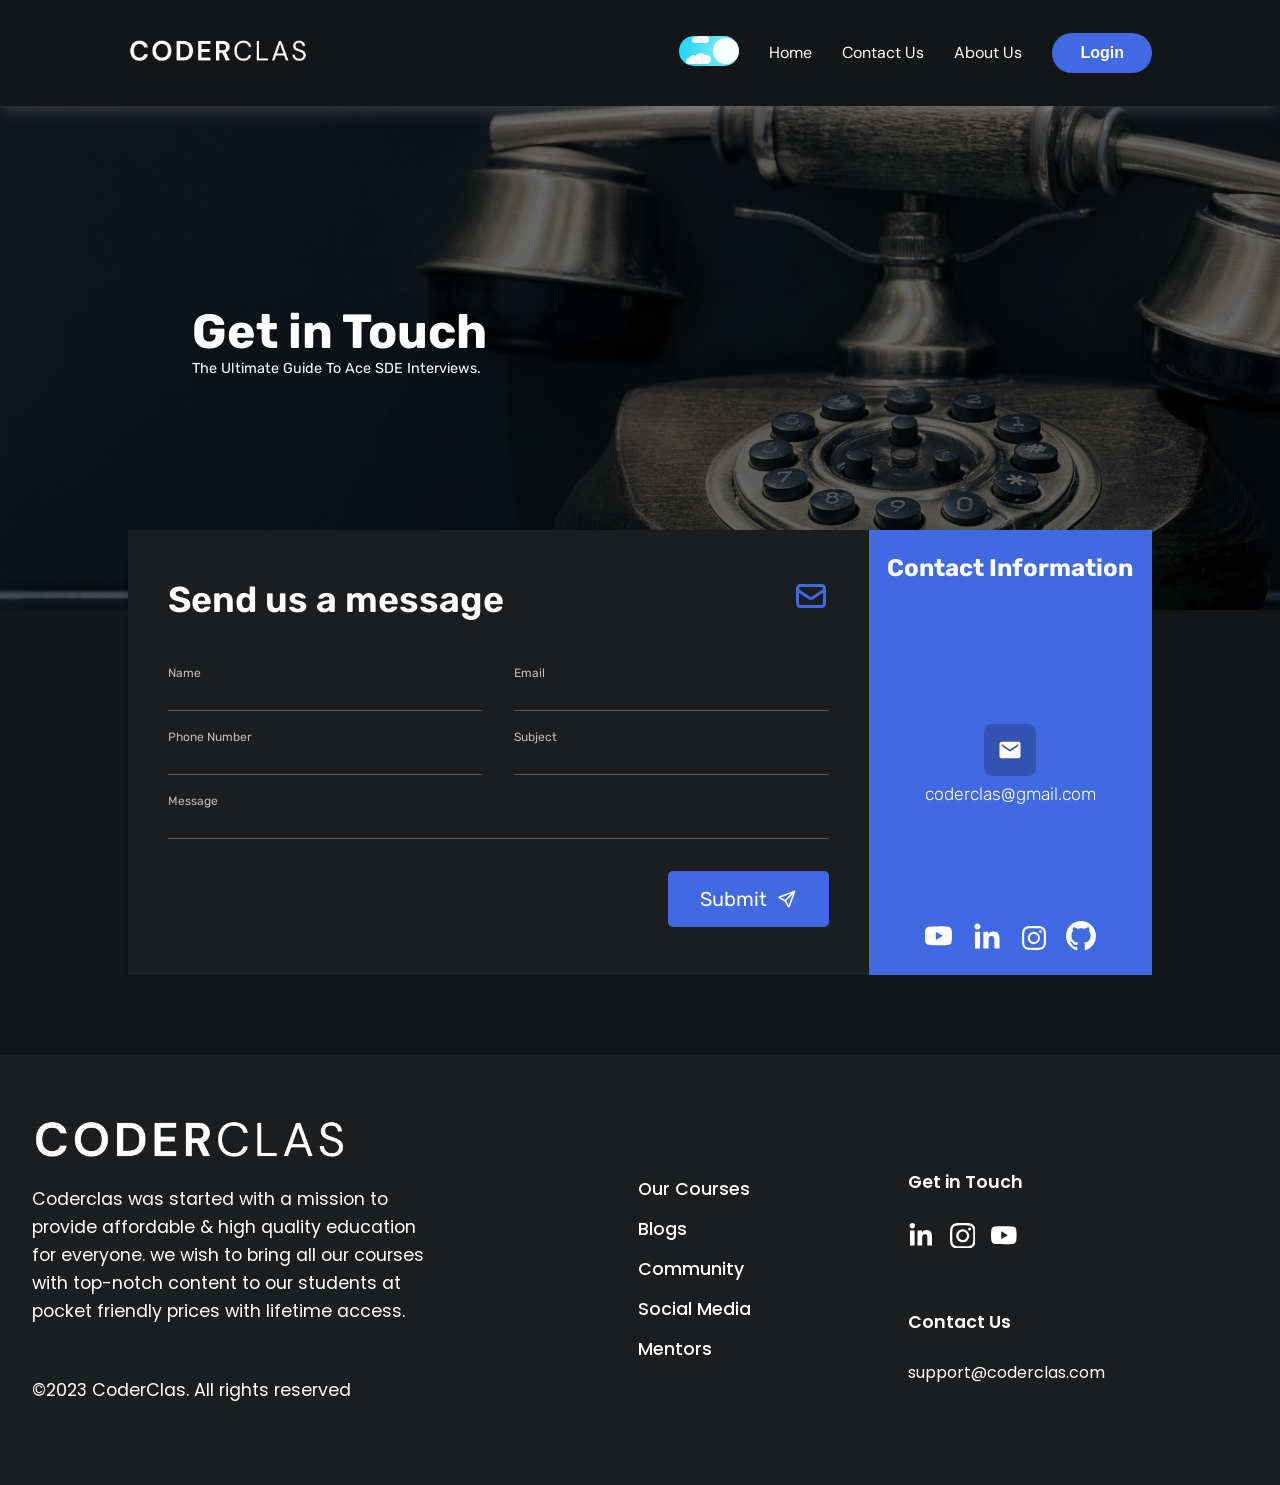
<file: pages/contact us/contact.html>
<!DOCTYPE html>
<html lang="en">
  <head>
    <meta charset="UTF-8" />
    <meta http-equiv="X-UA-Compatible" content="IE=edge" />
    <meta name="viewport" content="width=device-width, initial-scale=1.0" />
    <link
      rel="stylesheet"
      href="https://cdnjs.cloudflare.com/ajax/libs/font-awesome/6.4.0/css/all.min.css"
      integrity="sha512-iecdLmaskl7CVkqkXNQ/ZH/XLlvWZOJyj7Yy7tcenmpD1ypASozpmT/E0iPtmFIB46ZmdtAc9eNBvH0H/ZpiBw=="
      crossorigin="anonymous"
      referrerpolicy="no-referrer" />
    <title>Contact</title>
    <link rel="stylesheet" href="../../styles/universal.css" />
    <link rel="stylesheet" href="style.css" />
    <link rel="stylesheet" href="../../styles/navbar.css" />
    <link rel="stylesheet" href="../../styles/footer.css" />
    <link rel="stylesheet" href="../../styles/colors.css" />
  </head>
  <body class="dark">
    <header>
      <nav
        style="
          position: fixed;
          top: 0;
          width: 100%;
          background-color: var(--primary-bg);
        ">
        <div class="nav-bar">
          <li class="logo">
            <a href="../../index.html">
              <img
                id="topLogo"
                src="../../images/logo.webp"
                alt="CoderClas Main Logo" />
            </a>
          </li>

          <div style="display: flex">
            <div class="wrapper">
              <input type="checkbox" id="hide_checkbox" checked />
              <label for="hide_checkbox" class="toggle">
                <span class="toggle-button">
                  <span class="crater crater-1"></span>
                  <span class="crater crater-2"></span>
                  <span class="crater crater-3"></span>
                  <span class="crater crater-4"></span>
                  <span class="crater crater-5"></span>
                  <span class="crater crater-6"></span>
                  <span class="crater crater-7"></span>
                </span>
                <span class="star star-1"></span>
                <span class="star star-2"></span>
                <span class="star star-3"></span>
                <span class="star star-4"></span>
                <span class="star star-5"></span>
                <span class="star star-6"></span>
                <span class="star star-7"></span>
                <span class="star star-8"></span>
              </label>
            </div>

            <input type="checkbox" id="check" />
            <span class="menu font-sans">
              <li>
                <a class="text-white text-center" href="/index.html">Home</a>
              </li>
              <li><a class="text-white text-center" href="#">Contact Us</a></li>
              <li>
                <a
                  class="text-white text-center"
                  href="/pages/about us/about.html"
                  >About Us</a
                >
              </li>
              <li>
                <a href="../login/login.html" rel="noopener noreferrer">
                <button class="btn-design text-bold">Login</button></a>
              </li>
              <label for="check" class="close-menu">
                <i class="text-white fas fa-times"></i>
              </label>
            </span>
          </div>

          <label for="check" class="open-menu">
            <i class="text-white fas fa-bars"></i>
          </label>
        </div>
      </nav>
    </header>

    <div>
      <div class="contact-section">
        <div class="contact-bg">
          <div class="image"></div>
        </div>
        <div class="contact-title">
          <div>
            <h1>Get in Touch</h1>
            <p>The Ultimate Guide To Ace SDE Interviews.</p>
          </div>
        </div>
      </div>
    </div>

    <div
      class="contact-form-section"
      style="background-color: var(--primary-bg)">
      <div class="contact-form">
        <div class="form-title">
          <p class="send-title">Send us a message</p>
          <div>
            <svg
              style="color: var(--blog)"
              stroke="currentColor"
              fill="none"
              stroke-width="0"
              viewBox="0 0 24 24"
              height="1em"
              width="1em"
              xmlns="http://www.w3.org/2000/svg">
              <path
                stroke-linecap="round"
                stroke-linejoin="round"
                stroke-width="2"
                d="M3 8l7.89 5.26a2 2 0 002.22 0L21 8M5 19h14a2 2 0 002-2V7a2 2 0 00-2-2H5a2 2 0 00-2 2v10a2 2 0 002 2z"></path>
            </svg>
          </div>
        </div>

        <form class="form">
          <div class="first-contact-section">
            <div class="input-container">
              <input type="text" id="name" />
              <label for="name">Name</label>
            </div>
            <div class="input-container">
              <input type="text" id="email" />
              <label for="email">Email</label>
            </div>
            <div class="input-container">
              <input type="number" id="phone" />
              <label for="phone">Phone Number</label>
            </div>
            <div class="input-container">
              <input type="text" id="subject" />
              <label for="subject">Subject</label>
            </div>
          </div>

          <div class="input-container">
            <input type="text" id="message" />
            <label for="message">Message</label>
          </div>

          <div class="submit-btn">
            <a type="submit" href="#">
              Submit
              <svg
                stroke="currentColor"
                fill="none"
                stroke-width="2"
                viewBox="0 0 24 24"
                stroke-linecap="round"
                stroke-linejoin="round"
                height="1em"
                width="1em"
                xmlns="http://www.w3.org/2000/svg">
                <desc></desc>
                <path stroke="none" d="M0 0h24v24H0z" fill="none"></path>
                <line x1="10" y1="14" x2="21" y2="3"></line>
                <path
                  d="M21 3l-6.5 18a0.55 .55 0 0 1 -1 0l-3.5 -7l-7 -3.5a0.55 .55 0 0 1 0 -1l18 -6.5"></path>
              </svg>
            </a>
          </div>
        </form>
      </div>

      <div class="social-contact">
        <p>Contact Information</p>

        <div class="mail-content">
          <div class="mail-logo">
            <svg
              stroke="currentColor"
              fill="currentColor"
              stroke-width="0"
              viewBox="0 0 512 512"
              height="1em"
              width="1em"
              xmlns="http://www.w3.org/2000/svg">
              <path
                d="M437.332 80H74.668C51.199 80 32 99.198 32 122.667v266.666C32 412.802 51.199 432 74.668 432h362.664C460.801 432 480 412.802 480 389.333V122.667C480 99.198 460.801 80 437.332 80zM432 170.667L256 288 80 170.667V128l176 117.333L432 128v42.667z"></path>
            </svg>
          </div>

          <a href="mailto:coderclas@gmail.com"> coderclas@gmail.com </a>
        </div>

        <div class="icons">
          <a target="_blank" href="https://www.youtube.com/@coderclas">
            <svg
              stroke="currentColor"
              fill="currentColor"
              stroke-width="0"
              viewBox="0 0 16 16"
              height=".9em"
              width=".9em"
              xmlns="http://www.w3.org/2000/svg">
              <path
                d="M8.051 1.999h.089c.822.003 4.987.033 6.11.335a2.01 2.01 0 0 1 1.415 1.42c.101.38.172.883.22 1.402l.01.104.022.26.008.104c.065.914.073 1.77.074 1.957v.075c-.001.194-.01 1.108-.082 2.06l-.008.105-.009.104c-.05.572-.124 1.14-.235 1.558a2.007 2.007 0 0 1-1.415 1.42c-1.16.312-5.569.334-6.18.335h-.142c-.309 0-1.587-.006-2.927-.052l-.17-.006-.087-.004-.171-.007-.171-.007c-1.11-.049-2.167-.128-2.654-.26a2.007 2.007 0 0 1-1.415-1.419c-.111-.417-.185-.986-.235-1.558L.09 9.82l-.008-.104A31.4 31.4 0 0 1 0 7.68v-.123c.002-.215.01-.958.064-1.778l.007-.103.003-.052.008-.104.022-.26.01-.104c.048-.519.119-1.023.22-1.402a2.007 2.007 0 0 1 1.415-1.42c.487-.13 1.544-.21 2.654-.26l.17-.007.172-.006.086-.003.171-.007A99.788 99.788 0 0 1 7.858 2h.193zM6.4 5.209v4.818l4.157-2.408L6.4 5.209z"></path>
            </svg>
          </a>
          <a target="_blank" href="https://www.linkedin.com/in/illunise">
            <svg
              stroke="currentColor"
              fill="currentColor"
              stroke-width="0"
              viewBox="0 0 24 24"
              height="1em"
              width="1em"
              xmlns="http://www.w3.org/2000/svg">
              <path
                fill-rule="evenodd"
                d="M22.0367422,22 L17.8848745,22 L17.8848745,15.5036305 C17.8848745,13.9543347 17.85863,11.9615082 15.7275829,11.9615082 C13.5676669,11.9615082 13.237862,13.6498994 13.237862,15.3925291 L13.237862,22 L9.0903683,22 L9.0903683,8.64071385 L13.0707725,8.64071385 L13.0707725,10.4673257 L13.1276354,10.4673257 C13.6813927,9.41667396 15.0356049,8.3091593 17.0555507,8.3091593 C21.2599073,8.3091593 22.0367422,11.0753215 22.0367422,14.6734319 L22.0367422,22 Z M4.40923804,6.81585163 C3.07514653,6.81585163 2,5.73720584 2,4.40748841 C2,3.07864579 3.07514653,2 4.40923804,2 C5.73720584,2 6.81585163,3.07864579 6.81585163,4.40748841 C6.81585163,5.73720584 5.73720584,6.81585163 4.40923804,6.81585163 L4.40923804,6.81585163 Z M6.48604672,22 L2.32980492,22 L2.32980492,8.64071385 L6.48604672,8.64071385 L6.48604672,22 Z"></path>
            </svg>
          </a>
          <a target="_blank" href="https://www.instagram.com/coderclas/">
            <svg
              xmlns="http://www.w3.org/2000/svg"
              width=".8em"
              height=".8em"
              fill="currentColor"
              viewBox="0 0 16 16">
              <path
                d="M8 0C5.829 0 5.556.01 4.703.048 3.85.088 3.269.222 2.76.42a3.917 3.917 0 0 0-1.417.923A3.927 3.927 0 0 0 .42 2.76C.222 3.268.087 3.85.048 4.7.01 5.555 0 5.827 0 8.001c0 2.172.01 2.444.048 3.297.04.852.174 1.433.372 1.942.205.526.478.972.923 1.417.444.445.89.719 1.416.923.51.198 1.09.333 1.942.372C5.555 15.99 5.827 16 8 16s2.444-.01 3.298-.048c.851-.04 1.434-.174 1.943-.372a3.916 3.916 0 0 0 1.416-.923c.445-.445.718-.891.923-1.417.197-.509.332-1.09.372-1.942C15.99 10.445 16 10.173 16 8s-.01-2.445-.048-3.299c-.04-.851-.175-1.433-.372-1.941a3.926 3.926 0 0 0-.923-1.417A3.911 3.911 0 0 0 13.24.42c-.51-.198-1.092-.333-1.943-.372C10.443.01 10.172 0 7.998 0h.003zm-.717 1.442h.718c2.136 0 2.389.007 3.232.046.78.035 1.204.166 1.486.275.373.145.64.319.92.599.28.28.453.546.598.92.11.281.24.705.275 1.485.039.843.047 1.096.047 3.231s-.008 2.389-.047 3.232c-.035.78-.166 1.203-.275 1.485a2.47 2.47 0 0 1-.599.919c-.28.28-.546.453-.92.598-.28.11-.704.24-1.485.276-.843.038-1.096.047-3.232.047s-2.39-.009-3.233-.047c-.78-.036-1.203-.166-1.485-.276a2.478 2.478 0 0 1-.92-.598 2.48 2.48 0 0 1-.6-.92c-.109-.281-.24-.705-.275-1.485-.038-.843-.046-1.096-.046-3.233 0-2.136.008-2.388.046-3.231.036-.78.166-1.204.276-1.486.145-.373.319-.64.599-.92.28-.28.546-.453.92-.598.282-.11.705-.24 1.485-.276.738-.034 1.024-.044 2.515-.045v.002zm4.988 1.328a.96.96 0 1 0 0 1.92.96.96 0 0 0 0-1.92zm-4.27 1.122a4.109 4.109 0 1 0 0 8.217 4.109 4.109 0 0 0 0-8.217zm0 1.441a2.667 2.667 0 1 1 0 5.334 2.667 2.667 0 0 1 0-5.334z"
                fill="white"></path>
            </svg>
          </a>
          <a target="_blank" href="https://github.com/illunise">
            <svg height="1em" version="1.1" viewBox="0 0 16 16" width="1em">
              <path
                fill-rule="evenodd"
                d="M8 0C3.58 0 0 3.58 0 8c0 3.54 2.29 6.53 5.47 7.59.4.07.55-.17.55-.38 0-.19-.01-.82-.01-1.49-2.01.37-2.53-.49-2.69-.94-.09-.23-.48-.94-.82-1.13-.28-.15-.68-.52-.01-.53.63-.01 1.08.58 1.23.82.72 1.21 1.87.87 2.33.66.07-.52.28-.87.51-1.07-1.78-.2-3.64-.89-3.64-3.95 0-.87.31-1.59.82-2.15-.08-.2-.36-1.02.08-2.12 0 0 .67-.21 2.2.82.64-.18 1.32-.27 2-.27.68 0 1.36.09 2 .27 1.53-1.04 2.2-.82 2.2-.82.44 1.1.16 1.92.08 2.12.51.56.82 1.27.82 2.15 0 3.07-1.87 3.75-3.65 3.95.29.25.54.73.54 1.48 0 1.07-.01 1.93-.01 2.2 0 .21.15.46.55.38A8.013 8.013 0 0 0 16 8c0-4.42-3.58-8-8-8z"
                fill="#ffffff"></path>
            </svg>
          </a>
        </div>
      </div>
    </div>

    <footer>
      <div class="super-container font-poppin">
        <div class="components-outer-container">
          <div class="footer-container">
            <div class="first">
              <div class="top">
                <img id="footerLogo" src="../../images/logo.webp" alt="" />
              </div>
              <div class="bottom">
                <p class="text-white">
                  Coderclas was started with a mission to provide affordable
                  &amp; high quality education for everyone. we wish to bring
                  all our courses with top-notch content to our students at
                  pocket friendly prices with lifetime access.
                </p>
                <p class="copyright">©2023 CoderClas. All rights reserved</p>
              </div>
            </div>
            <div class="second">
              <ul>
                <li>
                  <a href="/#courses" class="footer-nav">Our Courses</a>
                </li>
                <li>
                  <a href="/#blogs" class="footer-nav">Blogs</a>
                </li>
                <li>
                  <a
                    href="https://www.youtube.com/@coderclas"
                    target="_blank"
                    class="footer-nav"
                    >Community</a
                  >
                </li>
                <li>
                  <a href="/#social" class="footer-nav">Social Media</a>
                </li>
                <li>
                  <a href="/#instructor" class="footer-nav">Mentors</a>
                </li>
              </ul>
            </div>
            <div class="third">
              <div class="top">
                <p class="text-white">Get in Touch</p>
                <div class="social-icons">
                  <a
                    class="text-white"
                    href="https://www.linkedin.com/in/illunise"
                    target="_blank"
                    rel="noreferrer">
                    <svg
                      stroke="currentColor"
                      fill="currentColor"
                      stroke-width="0"
                      viewBox="0 0 448 512"
                      height="1em"
                      width="1em"
                      xmlns="http://www.w3.org/2000/svg">
                      <path
                        d="M100.28 448H7.4V148.9h92.88zM53.79 108.1C24.09 108.1 0 83.5 0 53.8a53.79 53.79 0 0 1 107.58 0c0 29.7-24.1 54.3-53.79 54.3zM447.9 448h-92.68V302.4c0-34.7-.7-79.2-48.29-79.2-48.29 0-55.69 37.7-55.69 76.7V448h-92.78V148.9h89.08v40.8h1.3c12.4-23.5 42.69-48.3 87.88-48.3 94 0 111.28 61.9 111.28 142.3V448z"></path></svg></a>
                  <a
                    class="text-white"
                    href="https://www.instagram.com/coderclas/"
                    target="_blank"
                    rel="noreferrer"
                    ><svg
                      stroke="currentColor"
                      fill="currentColor"
                      stroke-width="0"
                      viewBox="0 0 16 16"
                      height="1em"
                      width="1em"
                      xmlns="http://www.w3.org/2000/svg">
                      <path
                        d="M8 0C5.829 0 5.556.01 4.703.048 3.85.088 3.269.222 2.76.42a3.917 3.917 0 0 0-1.417.923A3.927 3.927 0 0 0 .42 2.76C.222 3.268.087 3.85.048 4.7.01 5.555 0 5.827 0 8.001c0 2.172.01 2.444.048 3.297.04.852.174 1.433.372 1.942.205.526.478.972.923 1.417.444.445.89.719 1.416.923.51.198 1.09.333 1.942.372C5.555 15.99 5.827 16 8 16s2.444-.01 3.298-.048c.851-.04 1.434-.174 1.943-.372a3.916 3.916 0 0 0 1.416-.923c.445-.445.718-.891.923-1.417.197-.509.332-1.09.372-1.942C15.99 10.445 16 10.173 16 8s-.01-2.445-.048-3.299c-.04-.851-.175-1.433-.372-1.941a3.926 3.926 0 0 0-.923-1.417A3.911 3.911 0 0 0 13.24.42c-.51-.198-1.092-.333-1.943-.372C10.443.01 10.172 0 7.998 0h.003zm-.717 1.442h.718c2.136 0 2.389.007 3.232.046.78.035 1.204.166 1.486.275.373.145.64.319.92.599.28.28.453.546.598.92.11.281.24.705.275 1.485.039.843.047 1.096.047 3.231s-.008 2.389-.047 3.232c-.035.78-.166 1.203-.275 1.485a2.47 2.47 0 0 1-.599.919c-.28.28-.546.453-.92.598-.28.11-.704.24-1.485.276-.843.038-1.096.047-3.232.047s-2.39-.009-3.233-.047c-.78-.036-1.203-.166-1.485-.276a2.478 2.478 0 0 1-.92-.598 2.48 2.48 0 0 1-.6-.92c-.109-.281-.24-.705-.275-1.485-.038-.843-.046-1.096-.046-3.233 0-2.136.008-2.388.046-3.231.036-.78.166-1.204.276-1.486.145-.373.319-.64.599-.92.28-.28.546-.453.92-.598.282-.11.705-.24 1.485-.276.738-.034 1.024-.044 2.515-.045v.002zm4.988 1.328a.96.96 0 1 0 0 1.92.96.96 0 0 0 0-1.92zm-4.27 1.122a4.109 4.109 0 1 0 0 8.217 4.109 4.109 0 0 0 0-8.217zm0 1.441a2.667 2.667 0 1 1 0 5.334 2.667 2.667 0 0 1 0-5.334z"></path></svg></a>
                  <a
                    class="text-white"
                    href="https://www.youtube.com/@coderclas"
                    target="_blank"
                    rel="noreferrer">
                    <svg
                      stroke="currentColor"
                      fill="currentColor"
                      stroke-width="0"
                      viewBox="0 0 16 16"
                      height="1em"
                      width="1em"
                      xmlns="http://www.w3.org/2000/svg">
                      <path
                        d="M8.051 1.999h.089c.822.003 4.987.033 6.11.335a2.01 2.01 0 0 1 1.415 1.42c.101.38.172.883.22 1.402l.01.104.022.26.008.104c.065.914.073 1.77.074 1.957v.075c-.001.194-.01 1.108-.082 2.06l-.008.105-.009.104c-.05.572-.124 1.14-.235 1.558a2.007 2.007 0 0 1-1.415 1.42c-1.16.312-5.569.334-6.18.335h-.142c-.309 0-1.587-.006-2.927-.052l-.17-.006-.087-.004-.171-.007-.171-.007c-1.11-.049-2.167-.128-2.654-.26a2.007 2.007 0 0 1-1.415-1.419c-.111-.417-.185-.986-.235-1.558L.09 9.82l-.008-.104A31.4 31.4 0 0 1 0 7.68v-.123c.002-.215.01-.958.064-1.778l.007-.103.003-.052.008-.104.022-.26.01-.104c.048-.519.119-1.023.22-1.402a2.007 2.007 0 0 1 1.415-1.42c.487-.13 1.544-.21 2.654-.26l.17-.007.172-.006.086-.003.171-.007A99.788 99.788 0 0 1 7.858 2h.193zM6.4 5.209v4.818l4.157-2.408L6.4 5.209z"></path></svg></a>
                </div>
              </div>
              <div class="bottom">
                <p class="text-white">Contact Us</p>
                <a href="mailto:support@coderclas.com" class="text-white">support@coderclas.com</a>
              </div>
            </div>
          </div>
        </div>
      </div>
    </footer>

    <script src="../script.js"></script>
  </body>
</html>
</file>
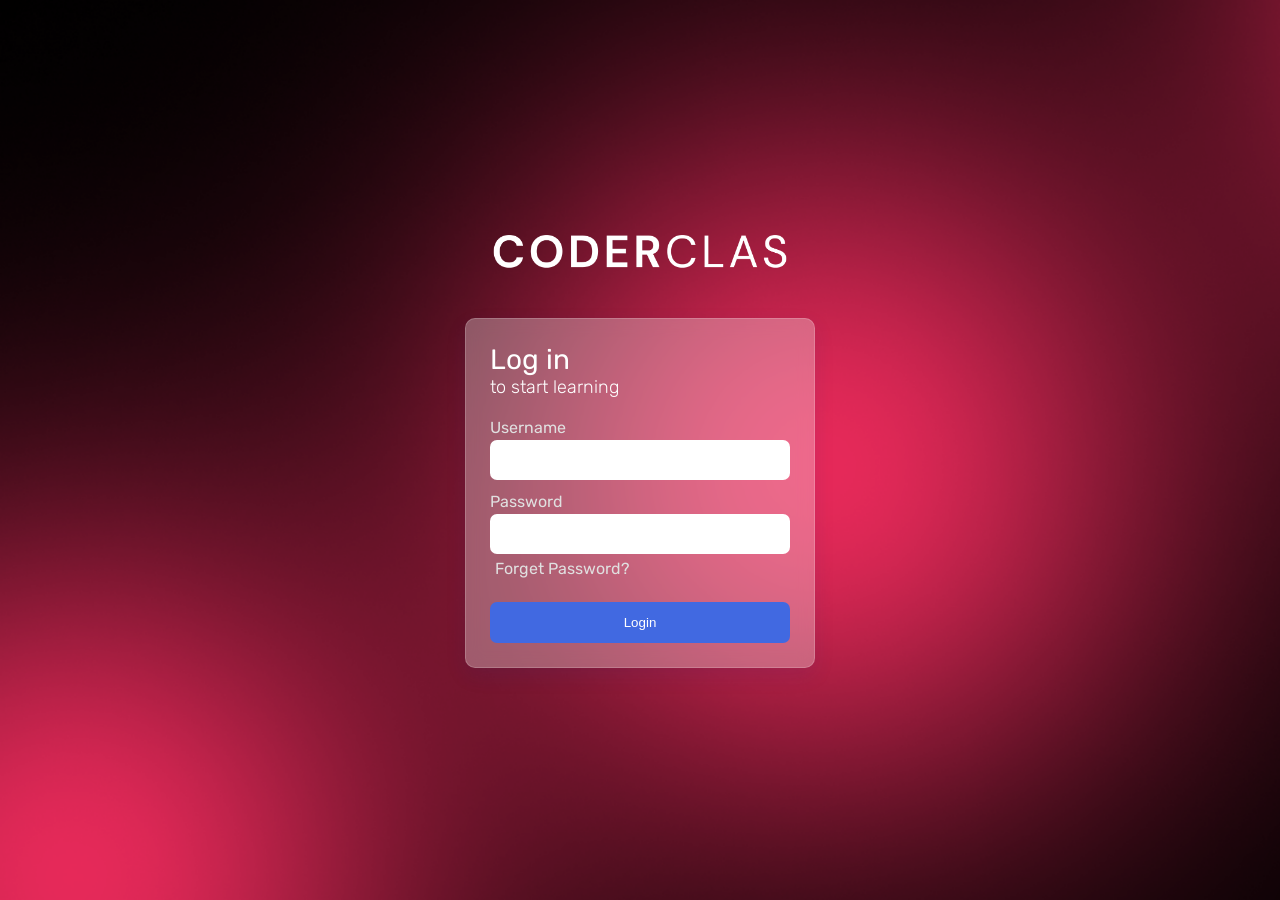
<file: pages/login/login.html>
<!DOCTYPE html>
<html lang="en">
<head>
    <meta charset="UTF-8">
    <meta http-equiv="X-UA-Compatible" content="IE=edge">
    <meta name="viewport" content="width=device-width, initial-scale=1.0">
    <title>Login - Coderclas</title>
    <link rel="stylesheet" href="../../styles/universal.css" />
    <link rel="stylesheet" href="../../styles/navbar.css" />
    <link rel="stylesheet" href="style.css" />
    <link rel="stylesheet" href="../../styles/footer.css" />
    <link rel="stylesheet" href="../../styles/colors.css" />
</head>
<body class="dark">

    <div class="login-section">
        <img class="logo" src="../../images/logo.webp" alt="Coderclas Logo">
        <div class="login-box">
            <p class="login-title">Log in</p>
            <p class="login-subtitle">to start learning</p>
            <form method="POST" class="form" action="#">
                <label for="username">Username</label>
                <input type="text" name="userame" id="username">

                <label for="password">Password</label>
                <input type="password" name="password" id="password">
                <a class="forget" href="#">Forget Password?</a>

                <input id="submit" type="submit" value="Login">
            </form>
        </div>
    </div>
    
    <script src="../script.js"></script>
</body>
</html>
</file>
<file: styles/universal.css>
@import url("https://fonts.googleapis.com/css2?family=DM+Sans:ital,wght@0,400;0,500;0,700;1,400;1,500;1,700&display=swap");
@import url("https://fonts.googleapis.com/css2?family=Poppins:ital,wght@0,100;0,200;0,300;0,400;0,500;0,600;0,700;0,800;0,900;1,100;1,200;1,300;1,400;1,500;1,600;1,700;1,800;1,900&display=swap");
@import url("https://fonts.googleapis.com/css2?family=Rubik:ital,wght@0,300;0,400;0,500;0,600;0,700;0,800;0,900;1,300;1,400;1,500;1,600;1,700;1,800;1,900&display=swap");

* {
  scroll-behavior: smooth;
  list-style: none;
}

body {
  background-color: var(--primary-bg);
  margin: 0;
  padding: 0;
  transition: all 0.2s ease;
}

a {
  text-decoration: none;
}

.font-sans {
  font-family: "DM Sans", sans-serif;
}

.font-poppin {
  font-family: "Poppins", sans-serif;
}

.text-bold {
  font-weight: 700;
}

.text-white {
  color: var(--primary-color);
}

.text-center {
  text-align: center;
}

.bg-dark {
  background-color: var(--main-bg);
}

.bg-dark-light {
  background-color: var(--dark-light-bg);
}

.d-flex {
  display: flex;
  flex-direction: row;
}

.margin-0 {
  margin: 0;
}
</file>
<file: pages/contact us/style.css>
.contact-form-section {
    transform: translateY(-80px);
  }
  
  .contact-section {
    position: relative;
    margin-top: 70px;
  }
  
  .contact-bg {
    background-color: rgb(0, 0, 0, 1);
  }
  
  .image {
    background-image: url(../../images/contact_bg.jpg);
    height: 60vh;
    opacity: 0.4;
    background-size: cover;
    background-position: center center;
  }
  
  .contact-bg h1 {
    z-index: 999;
    color: var(--primary-color);
    margin: auto;
  }
  
  .contact-title {
    position: absolute;
    top: 0;
    font-family: "Rubik", sans-serif;
    color: #fff;
  }
  
  .form-title {
    margin-bottom: 3.5rem;
  }
  
  .contact-title h1 {
    margin: 0;
    font-size: 3rem;
  }
  
  .contact-title p {
    margin: 0;
    font-size: 0.9rem;
  }
  
  .contact-form-section {
    width: 80%;
    max-width: 1300px;
    margin: auto;
  }
  
  .first-contact-section {
    margin-bottom: 2rem;
  }
  
  .contact-form {
    background-color: var(--secondary-bg);
    color: var(--primary-color);
    padding: 3rem 2.5rem;
    font-family: "Rubik", sans-serif;
    box-shadow: rgb(0, 0, 0, 0.1) 0px 0px 5px 0px,
      rgba(0, 0, 0, 0.1) 0px 0px 1px 0px;
  }
  
  .send-title {
    font-weight: 600;
    margin: 0;
  }
  
  .input-container {
    position: relative;
  }
  
  .input-container label {
    position: absolute;
    top: -13px;
    left: 0px;
    font-size: 12px;
    color: var(--acsent-color);
    transition: all 0.5s ease-in-out;
  }
  
  .input-container input {
    border: 0;
    border-bottom: 1px solid #555;
    background: transparent;
    width: 100%;
    padding: 8px 0 5px 0;
    font-size: 16px;
    color: var(--primary-color);
  }
  
  .submit-btn {
    margin-top: 2rem;
  }
  
  .submit-btn a {
    color: #fff;
    background: var(--blog);
    float: right;
    vertical-align: middle;
    display: flex;
    align-items: center;
    transition: all 0.4s ease;
  }
  
  .submit-btn a:hover {
    background-color: var(--blog-secondary);
  }
  
  .social-contact {
    background-color: var(--blog);
    text-align: center;
    display: flex;
    flex-direction: column;
    color: #fff;
    gap: 2rem;
    font-family: "Rubik", sans-serif;
  }
  
  .social-contact p {
    font-weight: 700;
    font-size: 1.5rem;
  }
  
  .mail-content {
    place-content: center;
    place-self: center;
    display: grid;
    margin: auto;
    display: flex;
    flex-direction: column;
    align-items: center;
    gap: 0.5rem;
  }
  
  .mail-content a {
    color: #fff;
    font-size: 1.1rem;
    font-weight: 300;
  }
  
  .mail-logo {
    place-content: center;
    border-radius: 0.5rem;
    width: 52px;
    height: 52px;
    font-size: 1.5rem;
    display: grid;
    background-color: rgb(0, 0, 0, 0.2);
  }
  
  .mail-logo svg {
    place-content: center;
    text-align: center;
  }
  
  .icons {
    display: flex;
    justify-content: center;
    font-size: 1.875rem;
    gap: 1.25rem;
    align-items: center;
    margin-bottom: 1rem;
  }
  
  .icons a {
    color: #fff;
  }
  
  @media only screen and (min-width: 900px) {
    /* For Desktop */
  
    .contact-form-section {
      display: flex;
    }
  
    .contact-form {
      width: 70%;
    }
  
    .contact-title {
      display: flex;
      height: 100%;
      margin-left: 15%;
      align-items: center;
    }
  
    .form-title {
      font-size: 2.25rem;
    }
  
    .form-title {
      display: flex;
      justify-content: space-between;
      text-align: center;
    }
  
    .first-contact-section {
      gap: 2rem;
      display: grid;
      grid-template-columns: repeat(2, 1fr);
    }
  
    .submit-btn a {
      color: #fff;
      border-radius: 5px;
      padding: 1rem 2rem;
      background: var(--blog);
      float: right;
      font-size: 1.25rem;
      vertical-align: middle;
      display: flex;
      align-items: center;
      transition: all 0.4s ease;
    }
  
    .submit-btn a:hover {
      background-color: var(--blog-secondary);
    }
  
    .submit-btn a svg {
      margin-left: 0.6rem;
    }
  
    .social-contact {
      width: 30%;
      background-color: var(--blog);
    }
  }
  
  @media only screen and (max-width: 900px) {
    .contact-form-section {
      display: flex;
      flex-direction: column;
    }
  
    .contact-title {
      text-align: center;
      display: flex;
      width: 100%;
      height: 100%;
      justify-content: center;
      align-items: center;
    }
  
    .form-title {
      font-size: 1.5rem;
      text-align: center;
    }
  
    .first-contact-section {
      gap: 2rem;
      display: grid;
      grid-template-columns: repeat(1, 1fr);
    }
  
    .submit-btn {
      display: flex;
      flex-direction: column;
      justify-content: center;
      align-items: center;
    }
  
    .submit-btn a {
      color: #fff;
      border-radius: 5px;
      padding: 1rem 2rem;
      background: var(--blog);
      float: right;
      font-size: 1.25rem;
      vertical-align: middle;
      display: flex;
      align-items: center;
      transition: all 0.4s ease;
    }
  
    .submit-btn a:hover {
      background-color: var(--blog-secondary);
    }
  
    .submit-btn a svg {
      margin-left: 0.6rem;
    }
  
    .social-contact {
      padding: 2rem 1.25rem;
      height: 440px;
    }
  }
</file>
<file: styles/navbar.css>
.nav-bar {
  display: flex;
  justify-content: space-between;
  align-items: center;
  list-style: none;
  position: relative;
  padding: 12px 20px;
}

nav {
  background-color: transparent;
  backdrop-filter: blur(10px);
  z-index: 999;
  box-shadow: var(--navbar-shadow) 0px 5px 15px 0px;
}

.logo img {
  width: 180px;
}
.menu {
  display: flex;
}
.menu li {
  padding-left: 30px;
}
.menu li a {
  display: inline-block;
  text-decoration: none;
  transition: 0.15s ease-in-out;
  position: relative;
}

.menu li a::after {
  content: "";
  position: absolute;
  bottom: 0;
  left: 0;
  width: 0;
  height: 1px;
  background-color: var(--light-white);
  transition: 0.15s ease-in-out;
}
.menu li a:hover:after {
  width: 100%;
}
.open-menu,
.close-menu {
  position: absolute;
  cursor: pointer;
  font-size: 1.5rem;
  display: none;
}
.open-menu {
  top: 50%;
  right: 20px;
  transform: translateY(-50%);
}
.close-menu {
  top: 20px;
  right: 20px;
}

#check {
  display: none;
}

.btn-design {
  background: rgb(190, 32, 72);
  background: linear-gradient(
    90deg,
    var(--blog-secondary) 30%,
    var(--blog) 100%
  );
  border-radius: 99px;
  box-sizing: border-box;
  cursor: pointer;

  line-height: 24px;
  opacity: 1;
  color: #ffffff;
  outline: 0 solid transparent;
  user-select: none;
  -webkit-user-select: none;
  touch-action: manipulation;
  width: fit-content;
  word-break: break-word;
  border: 0;
}

/* Theme Change Toggle */

.wrapper {
  margin: auto;
}

#hide_checkbox {
  opacity: 0;
  height: 0;
  width: 0;
}

.toggle {
  position: relative;
  cursor: pointer;
  display: inline-block;
  width: 60px;
  height: 30px;
  background: #211042;
  border-radius: 50px;
  transition: 500ms;
  overflow: hidden;
}

.toggle-button {
  position: absolute;
  display: inline-block;
  top: 2px;
  left: 2px;
  width: 26px;
  height: 26px;
  border-radius: 50%;
  background: #faeaf1;
  overflow: hidden;
  box-shadow: 0 0 35px 4px rgba(255, 255, 255);
  transition: all 500ms ease-out;
}

.crater {
  position: absolute;
  display: inline-block;
  background: #faeaf1;
  border-radius: 50%;
  transition: 500ms;
}

.crater-1 {
  background: #fffff9;
  width: 26px;
  height: 26px;
  left: 4px;
  bottom: 3px;
}

.crater-2 {
  width: 7px;
  height: 7px;
  top: -2px;
  left: 12px;
}

.crater-3 {
  width: 6px;
  height: 6px;
  top: 5px;
  right: -2px;
}

.crater-4 {
  width: 5px;
  height: 5px;
  top: 12px;
  left: 15px;
}

.crater-5 {
  width: 3px;
  height: 3px;
  top: 7px;
  left: 7px;
}

.crater-6 {
  width: 10px;
  height: 10px;
  top: 15px;
  left: 4px;
}

.crater-7 {
  width: 12px;
  height: 12px;
  bottom: -4px;
  left: 5px;
}

.star {
  position: absolute;
  display: inline-block;
  border-radius: 50%;
  background: #fff;
  box-shadow: 1px 0 2px 2px rgba(255, 255, 255);
}

.star-1 {
  width: 3px;
  height: 3px;
  right: 19px;
  bottom: 23px;
}

.star-2 {
  width: 1px;
  height: 1px;
  right: 30px;
  top: 29px;
}

.star-3 {
  width: 1px;
  height: 1px;
  right: 5px;
  bottom: 15px;
}

.star-4 {
  width: 1px;
  height: 1px;
  right: 35px;
  bottom: 33px;
}

.star-5 {
  width: 4px;
  height: 4px;
  right: 10px;
  bottom: 35px;
}

.star-6,
.star-7,
.star-8 {
  width: 10px;
  height: 2px;
  border-radius: 2px;
  transform: rotate(-45deg);
  box-shadow: 5px 0px 4px 1px #fff;
  animation-name: travel;
  animation-duration: 1.5s;
  animation-timing-function: ease-out;
  animation-iteration-count: infinite;
}

.star-6 {
  right: 22px;
  bottom: 25px;
  animation-delay: -2s;
}

.star-7 {
  right: 11px;
  bottom: 18px;
}

.star-8 {
  right: 33px;
  top: 10px;
  animation-delay: -4s;
}

@keyframes travel {
  0% {
    transform: rotate(-45deg) translateX(70px);
  }

  50% {
    transform: rotate(-45deg) translateX(-20px);
    box-shadow: 5px 0px 6px 1px #fff;
  }

  100% {
    transform: rotate(-45deg) translateX(-30px);
    width: 2px;
    height: 2px;
    opacity: 0;
    box-shadow: none;
  }
}

#hide_checkbox:checked + .toggle {
  background: #24d7f7;
}

#hide_checkbox:checked + .toggle .toggle-button {
  background: #f7ffff;
  transform: translateX(32px);
  box-shadow: 0 0 35px 5px rgba(255, 255, 255);
}

#hide_checkbox:checked + .toggle .toggle-button .crater {
  transform: rotate(-45deg) translateX(70px);
}

#hide_checkbox:checked + .toggle .star {
  animation: move 2s infinite;
  transform: none;
  box-shadow: none;
}

#hide_checkbox:checked + .toggle .star-1 {
  width: 21px;
  height: 6px;
  border-radius: 10px;
  background: #fff;
  left: 7px;
  top: 22px;
  box-shadow: none;
}

#hide_checkbox:checked + .toggle .star-2 {
  width: 9px;
  height: 9px;
  background: #fff;
  left: 10px;
  top: 19px;
  box-shadow: -1px 0 2px 0 rgba(0, 0, 0, 0.1);
}

#hide_checkbox:checked + .toggle .star-3 {
  width: 11px;
  height: 11px;
  background: #fff;
  left: 16px;
  top: 17px;
  box-shadow: -1px 0 2px 0 rgba(0, 0, 0, 0.1);
}

#hide_checkbox:checked + .toggle .star-4 {
  width: 9px;
  height: 9px;
  background: #fff;
  left: 23px;
  top: 19px;
  box-shadow: -1px 0 2px 0 rgba(0, 0, 0, 0.1);
}

#hide_checkbox:checked + .toggle .star-5 {
  width: 15px;
  height: 6px;
  border-radius: 15px;
  background: #fff;
  left: 13px;
  bottom: 23px;
  box-shadow: none;
}

#hide_checkbox:checked + .toggle .star-6 {
  width: 7px;
  height: 7px;
  background: #fff;
  border-radius: 50%;
  left: 16px;
  bottom: 23px;
  box-shadow: -1px 0 2px 0 rgba(0, 0, 0, 0.1);
}

#hide_checkbox:checked + .toggle .star-7 {
  width: 8px;
  height: 8px;
  background: #fff;
  border-radius: 50%;
  left: 19px;
  bottom: 23px;
  box-shadow: -1px 0 2px 0 rgba(0, 0, 0, 0.1);
}

#hide_checkbox:checked + .toggle .star-8 {
  width: 7px;
  height: 7px;
  background: #fff;
  border-radius: 50%;
  left: 23px;
  top: 0px;
  box-shadow: -1px 0 2px 0 rgba(0, 0, 0, 0.1);
}

@keyframes move {
  0% {
    transform: none;
  }

  25% {
    transform: translateX(2px);
  }

  100% {
    transform: translateX(-2px);
  }
}

.wrapper p {
  text-align: center;
  letter-spacing: 15px;
  background: #34495e;
  color: #fff;
}

p.morning {
  background: #e67e22;
}

/* Theme Change Toogle Ended */

@media only screen and (min-width: 900px) {
  /* For Desktop */
  .menu {
    line-height: 80px;
  }

  .btn-design {
    font-size: 16px;
    padding: 8px 28px;
  }

  .nav-bar {
    padding: 1% 10%;
  }
}

@media only screen and (max-width: 900px) {
  /* For Mobile */
  .menu {
    flex-direction: column;
    align-items: center;
    width: 80%;
    height: 100vh;
    position: fixed;
    top: 0px;
    right: -100%;
    z-index: 100;
    background-color: var(--blog);
    transition: all 0.2s ease-in-out;
  }
  .menu li {
    margin-top: 40px;
  }
  .menu li a {
    padding: 10px;
  }

  .btn-design {
    font-size: 16px;
    padding: 8px 28px;
  }

  .wrapper {
    margin: 0px 25px 0px 0px;
  }

  .open-menu,
  .close-menu {
    display: block;
  }
  #check:checked ~ .menu {
    right: 0;
  }
}
</file>
<file: styles/footer.css>
.super-container {
  align-items: center;
  background: var(--dark-light-bg);
  display: flex;
  flex-direction: column;
  justify-content: center;
  padding: 2rem 0;
  width: 100%;
}

.super-container {
  background-color: var(--secondary-bg);
}

.components-outer-container {
  margin: auto;
  max-width: 1500px;
}

.footer-container {
  display: flex;
  grid-template-columns: repeat(3, 1fr);
  justify-content: space-around;
  overflow-x: hidden !important;
  width: 100%;
}

.footer-container .first {
  color: var(--primary-color);
  display: flex;
  flex-direction: column;
  font-size: 1.1rem;
  line-height: 28px;
  padding: 2rem;
  width: 36%;
}

.footer-container img {
  height: 40px;
}

.footer-container .first .bottom {
  display: flex;
  flex-direction: column;
  gap: 1rem;
}

.footer-container .second {
  align-items: center;
  display: flex;
  flex-direction: column;
  font-size: 1.1rem;
  font-weight: 500;
  line-height: 40px;
  margin-top: 2rem;
  padding: 2rem;
  width: 30%;
}

.footer-container a {
  color: var(--primary-color);
  transition: all 0.3s ease;
}

.footer-container .third {
  color: var(--);
  display: flex;
  flex-direction: column;
  gap: 2rem;
  margin-top: 2rem;
  padding: 2rem;
  width: 30%;
}

.footer-container .third .top {
  display: flex;
  flex-direction: column;
  gap: 0.5rem;
}

.footer-container .third p {
  font-size: 1.1rem;
  font-weight: 600;
}

.footer-container .third .top .social-icons {
  display: flex;
  gap: 1rem;
}

.footer-container .third .top .social-icons a {
  font-size: 1.6rem;
  font-weight: 600;
}

.footer-container .third .bottom {
  display: flex;
  flex-direction: column;
  gap: 0.5rem;
}

.footer-container .third p {
  font-size: 1.1rem;
  font-weight: 600;
}

.footer-container a {
  color: var(--primary-color);
  transition: all 0.3s ease;
}

@media only screen and (max-width: 900px) {
  .footer-container {
    display: flex;
    flex-direction: column;
    margin: 0;
  }

  .footer-container .first {
    margin: 0;
    width: 90%;
  }

  .footer-container .first {
    width: 80%;
  }

  .footer-container img {
    width: 250px;
    height: auto;
  }

  .copyright {
    margin: 0;
  }

  .footer-container .second,
  .footer-container .third {
    align-items: flex-start;
    margin: 0;
    width: 90%;
  }
}
</file>
<file: styles/colors.css>
:root .light {
  --primary-bg: #ffffff;
  --secondary-bg: #f5f5f5;
  --primary-color: #000;
  --secondary-color: #fff;
  --blog: #ff2e63;
  --blog-secondary: #ca244d;
  --acsent-color: rgb(136, 136, 136);
  --navbar-shadow: rgba(0, 0, 0, 0.17);
  --navbar-shadow-invert: rgba(0, 0, 0, 0.17);
}

:root .dark {
    --primary-bg: #131516;
    --secondary-bg: #1b1d1e;
    --primary-color: #fff;
    --secondary-color: #000;
    --blog: #4169e1;
    --blog-secondary: #4169e1;
    --acsent-color: rgb(189, 189, 189);
    --navbar-shadow: rgba(255, 255, 255, 0.17);
}
</file>
<file: pages/login/style.css>
* {
  margin: 0;
  padding: 0;
}

body {
  background-image: url(../../images/login_bg.png);
  background-repeat: no-repeat;
  background-size: cover;
  font-family: "Rubik", sans-serif;
}

.login-section {
  display: flex;
  justify-content: center;
  align-items: center;
  flex-direction: column;
}

.login-box {
  border-radius: 12px;
  padding: 1.5rem;
  width: 300px;
  background: rgba(255, 255, 255, 0.3);
  box-shadow: 0 8px 20px 0 rgba(31, 38, 135, 0.12);
  backdrop-filter: blur(8.5px);
  -webkit-backdrop-filter: blur(8.5px);
  border-radius: 10px;
  border: 1px solid rgba(255, 255, 255, 0.18);
}

.logo {
  width: 300px;
  margin-bottom: 48px;
}

.form {
  display: flex;
  flex-direction: column;
  margin-top: 1.2rem;
}

.login-section {
  height: 100vh;
}

.login-title {
  text-align: left;
  font-size: 28px;
  color: white;
}

.login-subtitle {
  text-align: left;
  font-size: 18px;
  font-weight: 300;
  color: white;
}

label {
  color: #E0E0E0;
  margin-bottom: .2rem;
}

input {
  /* line-height: 1.7rem; */
  padding: .8rem;
  border-radius: 7px;
  border: none;
}

#username {
  margin-bottom: .7rem;
}

#submit {
  cursor: pointer;
  margin-top: 1.5rem;
  color: white;
  background-color: var(--blog);
  transition-duration: .6s;
}

#submit:hover {
  background-color: var(--blog-secondary);
  transform: scale(1.01);
}

.forget {
  font-size: 16px;
  margin-top: .3rem;
  margin-left: .3rem;
  color: #E0E0E0;
}

.forget:hover {
  color: black;
  transition-duration: .4s;
}

@media only screen and (max-width: 900px) {
  /* For Phone */
}
</file>
